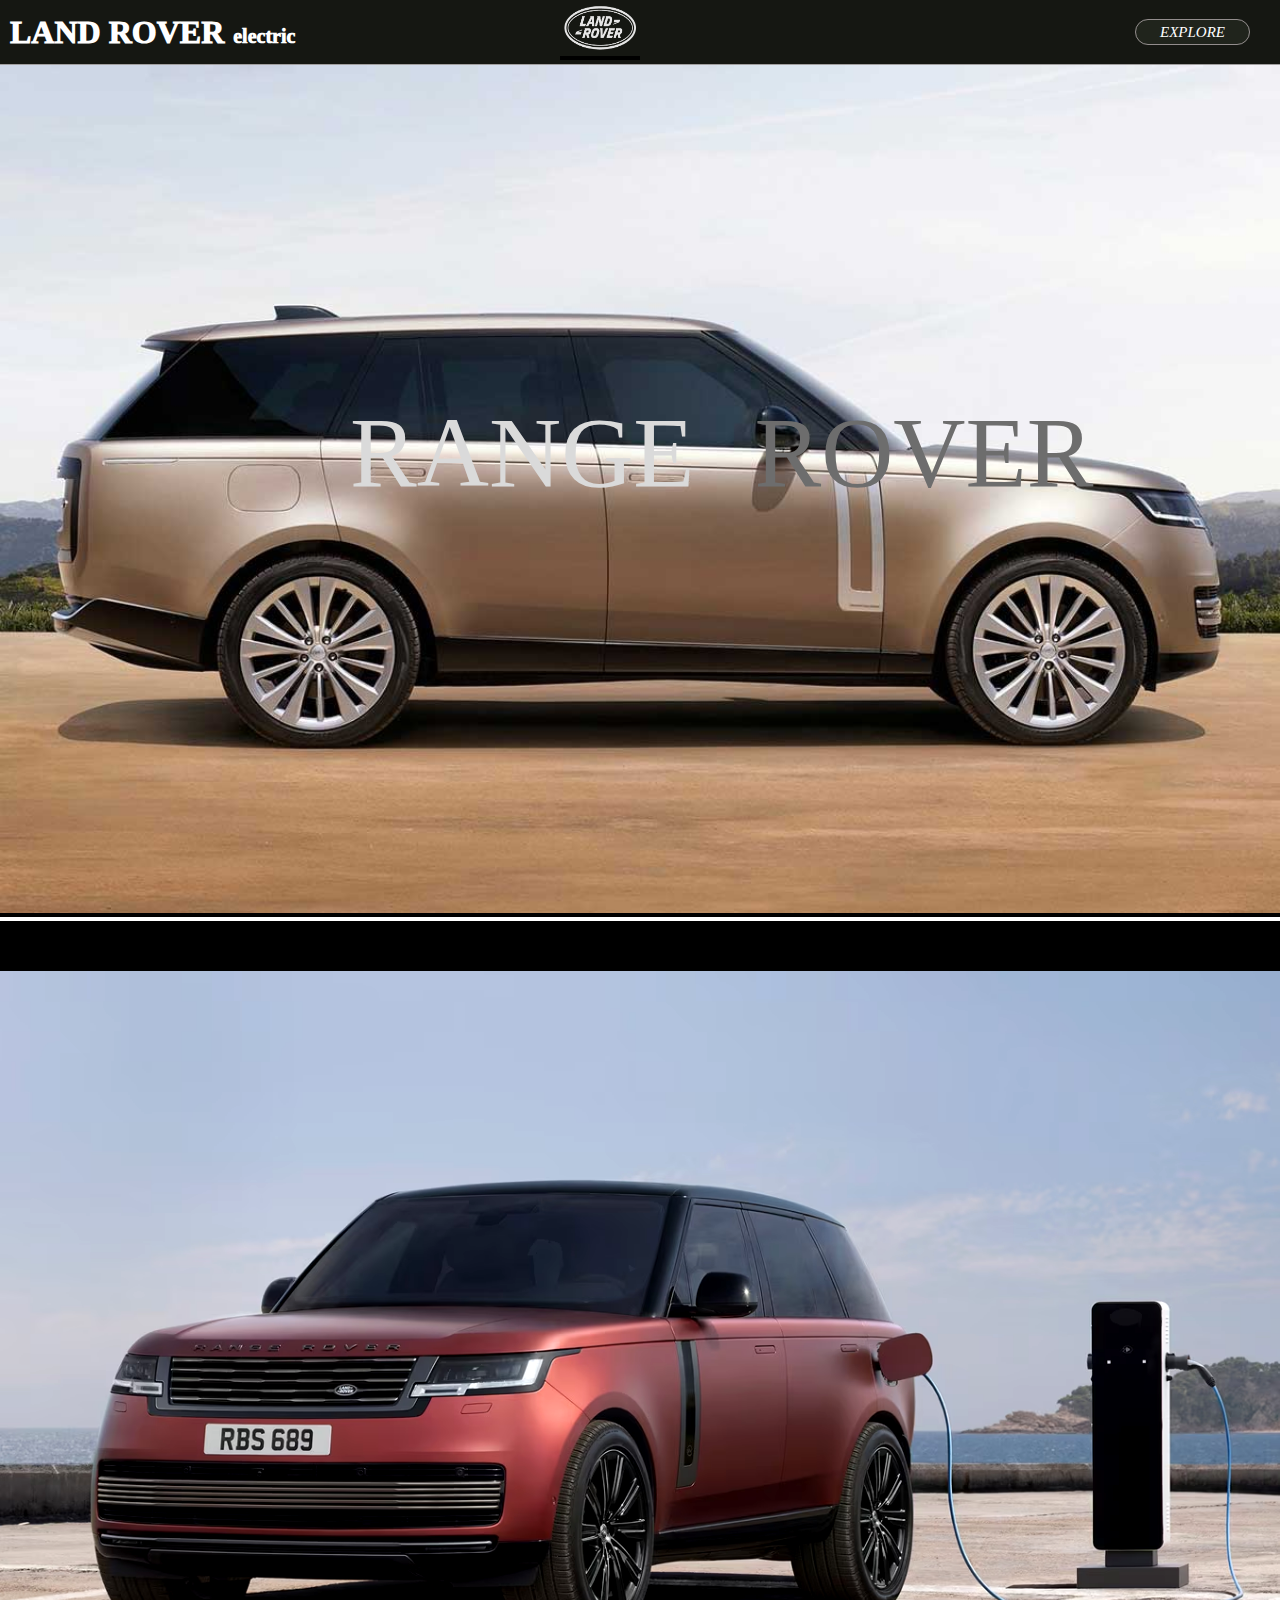
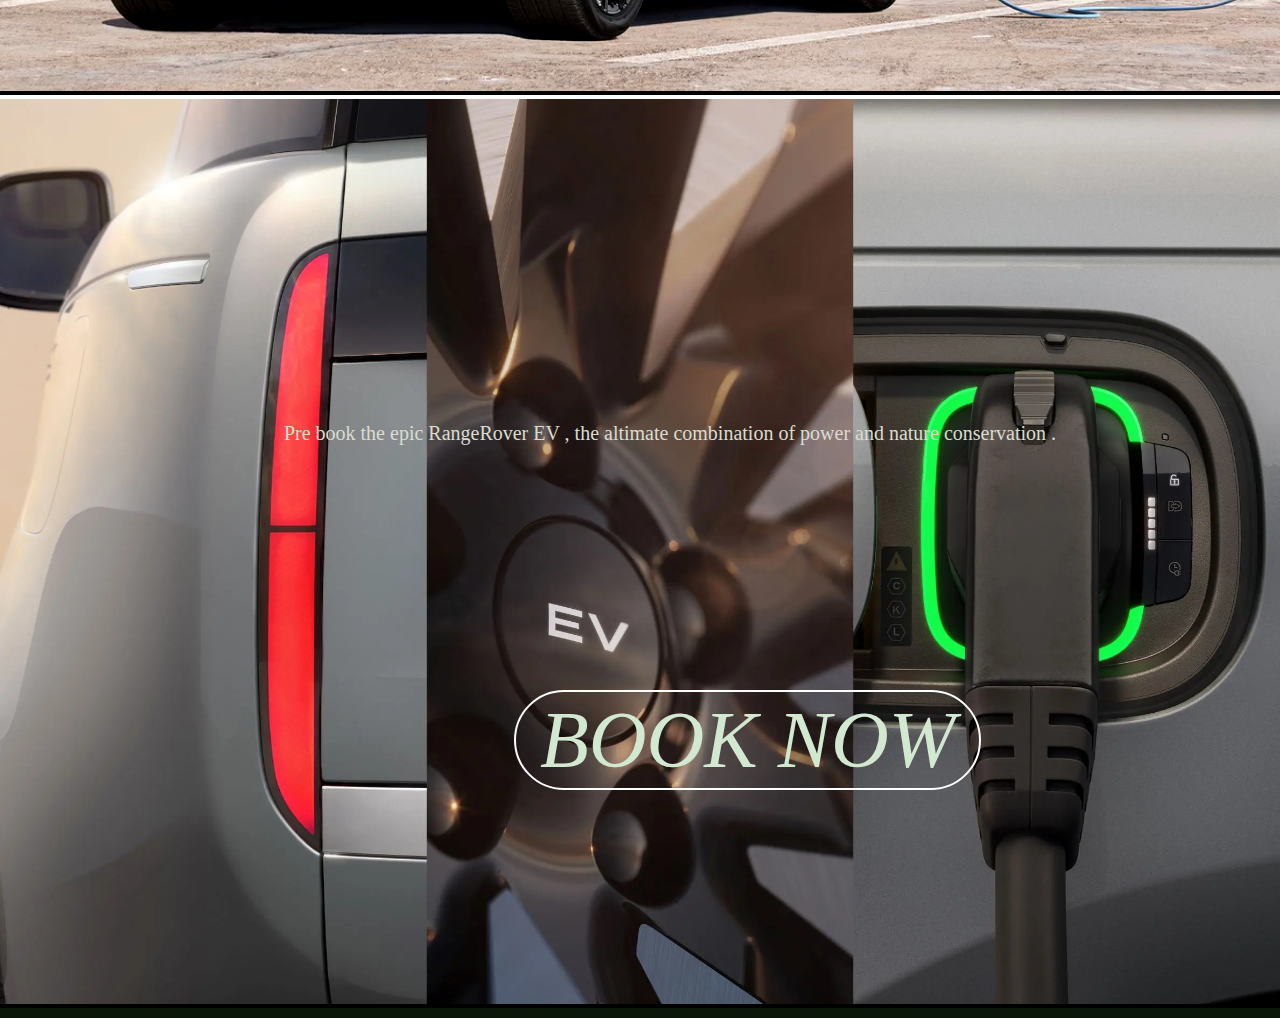
<file: index.html>
<!DOCTYPE html>
<html lang="en">
  <head>
    <meta charset="UTF-8">
    <meta name="viewport" content="width=device"-width, initial-scaler1.0>
   <title>
     LAND ROVER electric
   </title>
   <link rel="stylesheet" href="style.css">
 </head>

 <body>

   <div class="nav">
      <div class="logo">
            <h1>LAND ROVER <span>electric</span></h1>
            </div>
            <div class="logo2">
            <img src="pngwing.com.png" alt="Land rover logo">
            </div>
            <div class="links">
              <a href="www.google.com"><i>EXPLORE</i>  </a>   
                </div>
    </div>
<div class="page1">
  <div class="container">
    <div class="overlay">
      <p>RANGE <span>ROVER</span></p>
      <!-- <a href="www.google.com"><i> DISCOVER</i>  </a>  -->
      <!-- <button>DISCOVER</button> -->
    </div>
    <img src="20211029050115_Land_Rover_Range_Rover_2022_side.jpg" alt="Land rover ev">
   </div>
</div>  

<div class="page2">
  <div class="image1"> 
    <img src="evrange.jpg" alt="Range Rover electric">
   </div> 
</div>

<div class="page3">
  <div class="overlay">
  <P>Pre book the epic RangeRover EV , the altimate combination of power and nature conservation .</P>
  <div class="booking">
    <a href="RANGEROVER 2/RANGEROVER2.html.html"><i>BOOK NOW</i>  </a>     
  </div>
  </div>
  <img src="downloadrr.jpg" alt="image">
</div>
 </body>

</html>
</file>
<file: style.css>
*{
    margin: 0;
    padding: 0;
    box-sizing: border-box;
}

body{
    font-family: Copperplate Gothic;
}
    
.nav{
    background-color: rgb(21, 23, 18);
    display: flex;
    align-items: center;
    justify-content: space-between;
    height: 65px;
    border-bottom: 1.2px solid #a19f9f;
}


.nav h1{
    margin-left: 10px;
    color:white;
    font-family: Copperplate Gothic;
    font-weight: 1000;
}

span{
    font-size: 20px;
    margin-left: 1px;
}

.logo2 img{
    height: 60px;
    width: 80px;
    margin-right: 230px;
}

.page1{
    border-bottom: solid 50px black;

}

a{
    margin-right: 30px;
    padding: 4px 24px;
    border: none;
    background-color: rgb(32, 36, 28);
    font-size: 15px;
    font-weight: 700;
    cursor: pointer;
    text-decoration: none;
    gap: 4vw;
    color: rgb(255, 255, 255);
    font-weight: 200;
    font-family: Copperplate Gothic;
    padding: 4px 24px;
    border: 1px solid rgb(147, 141, 141);
    border-radius: 50px;
}

  
.container .overlay {
    position: absolute; 
    margin-top: 330px; 
    margin-left: 350px;  
    color: #dadada;
    opacity: 100%;
}

.container .overlay p{
   font-size:100px;
   font-weight:500;  
}

.overlay span{
    position: absolute; 
    margin-top: 0px; 
    margin-left:60px;  
    color: #6d6d6d;
    opacity: 100%;
    font-size: 100px;
    font-weight: 500;
}


  /* .overlay a{
    padding: 4px 24px;
    border: 1px solid white;
    border-radius: 50px;
    color: rgb(255, 255, 255);
    font-size: 12px;
    font-weight: 500;
    cursor: pointer;
    background: transparent;
    font-size: 80px;
    cursor: pointer;
    font-family: Copperplate Gothic; 
}  */

img{
    height: fit-content;
    width: 100%;
    border-bottom: solid 4px rgb(0, 0, 0) ; 
 }

.image1 img{
    height: 100%;
    width: 100%;
    filter: contrast(1.1);
}

.page3{
    border-bottom: solid 10px rgb(11, 23, 9);
    background-color: rgb(255, 255, 255);
    height: 100%;
    width: 100%;
    display: flex;
    align-items: center;
    justify-content: center; 
}
   .booking a{
    background: transparent;
    padding: 4px 24px;
    border: 2px solid rgb(255, 255, 255);
    border-radius: 50px;
    color: rgb(210, 232, 208);
    font-size: 12px;
    font-weight: 500;
    cursor: pointer;
    font-size: 80px;
    font-family: Copperplate Gothic;
} 

.page3 .overlay {
    position: absolute; 
    margin-top: 100px; 
    margin-left: 60px; 
    color: #dadcd0;
    opacity: 100%;
    font-size:  20px;
    font-weight: 500;
}
  

  .page3 .booking{
    margin-top: 250px;
    margin-left: 230px;
    font-size: 20px;
    font-weight: 500;
    color: #e3e3e3;   
}
</file>
